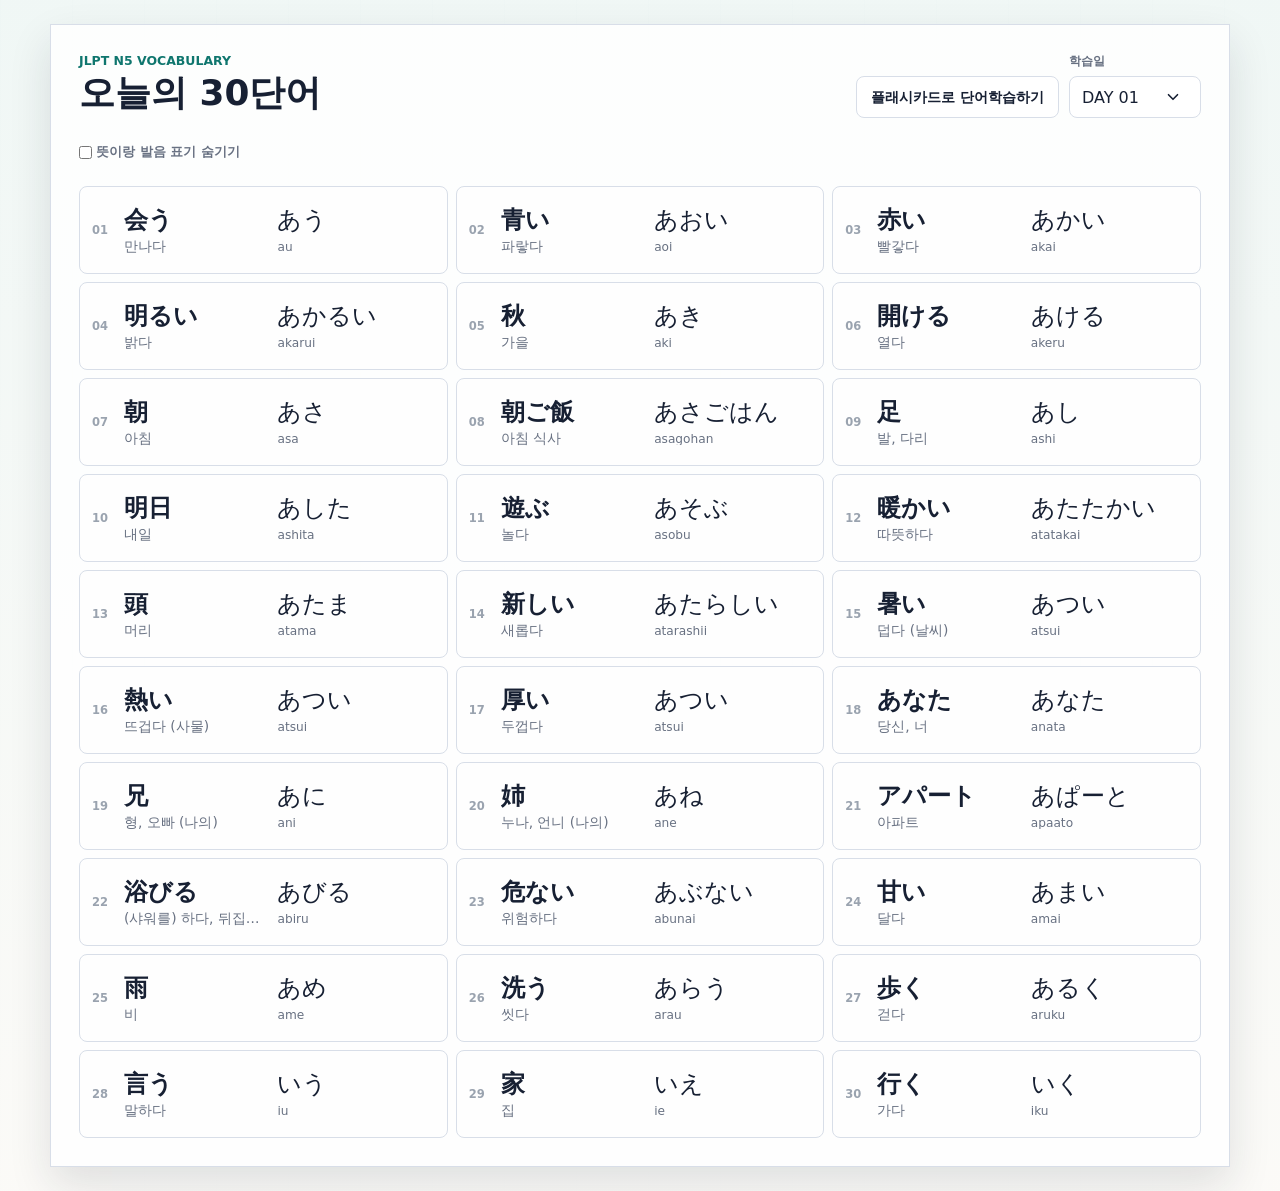
<file: index.html>
<!doctype html>
<html lang="ko">
  <head>
    <meta charset="utf-8">
    <meta name="viewport" content="width=device-width, initial-scale=1">
    <title>JLPT N5 오늘의 30단어</title>
    <link rel="stylesheet" href="styles.css?v=13">
  </head>
  <body data-page="home">
    <main class="home-shell">
      <section class="home-panel" aria-label="오늘의 단어 목록">
        <header class="home-header">
          <div>
            <p class="eyebrow">JLPT N5 Vocabulary</p>
            <h1>오늘의 30단어</h1>
          </div>
          <div class="home-controls">
            <a id="studyLink" class="back-link" href="flashcards.html?day=1">플래시카드로 단어학습하기</a>
            <div class="day-picker">
              <label for="daySelect">학습일</label>
              <select id="daySelect" aria-label="학습일 선택"></select>
            </div>
          </div>
        </header>

        <div class="list-controls" aria-label="단어 목록 보기 설정">
          <label class="detail-toggle">
            <input id="hideDetailsToggle" type="checkbox">
            <span>뜻이랑 발음 표기 숨기기</span>
          </label>
        </div>

        <ol class="word-list word-grid" id="wordList"></ol>
      </section>
    </main>

    <script src="app.js?v=11"></script>
  </body>
</html>
</file>
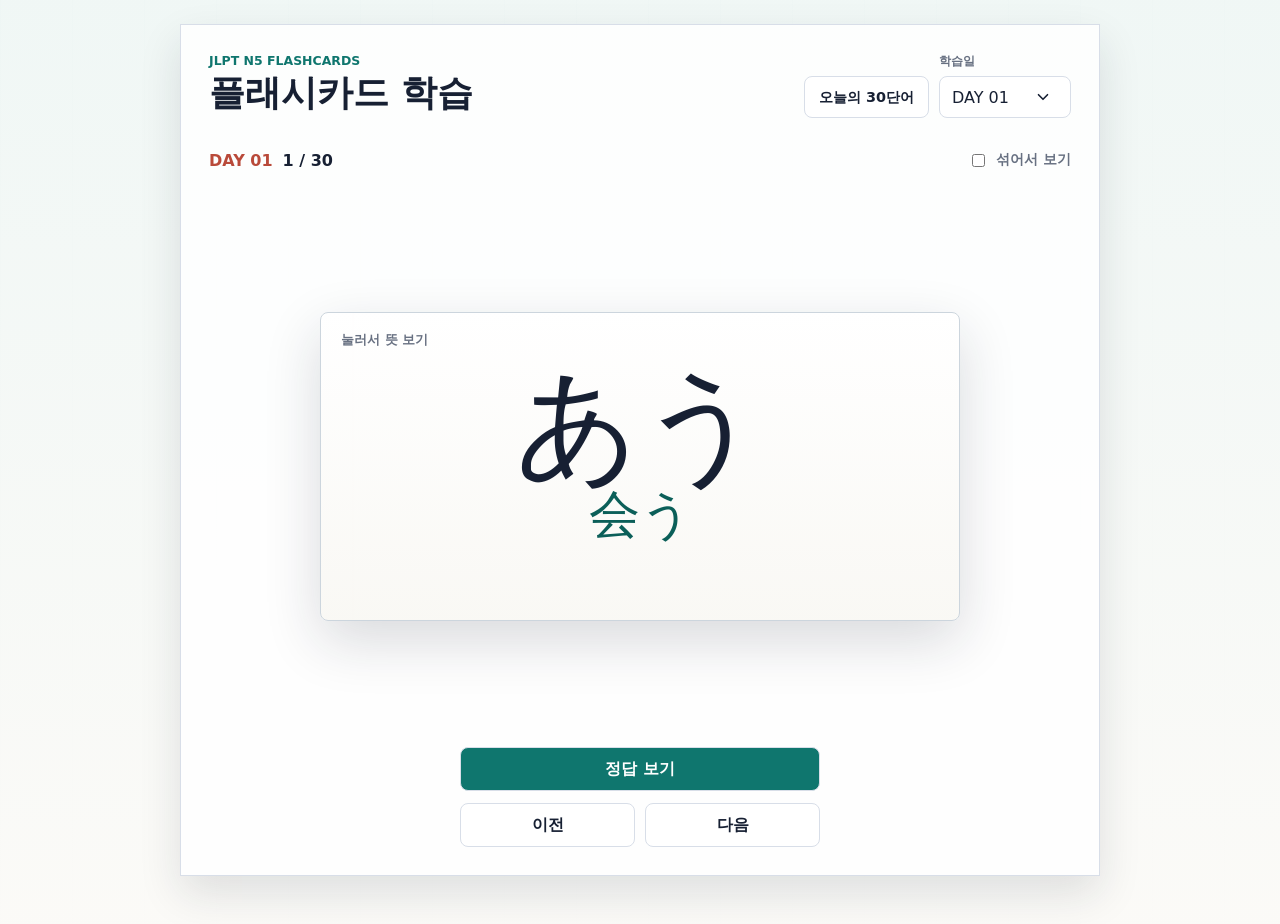
<file: flashcards.html>
<!doctype html>
<html lang="ko">
  <head>
    <meta charset="utf-8">
    <meta name="viewport" content="width=device-width, initial-scale=1">
    <title>JLPT N5 플래시카드 학습</title>
    <link rel="stylesheet" href="styles.css?v=13">
  </head>
  <body data-page="flashcards">
    <main class="study-shell">
      <section class="study-panel" aria-label="플래시카드 학습">
        <header class="topbar">
          <div>
            <p class="eyebrow">JLPT N5 Flashcards</p>
            <h1>플래시카드 학습</h1>
          </div>
          <div class="study-nav">
            <a class="back-link" href="index.html">오늘의 30단어</a>
            <div class="day-picker">
              <label for="daySelect">학습일</label>
              <select id="daySelect" aria-label="학습일 선택"></select>
            </div>
          </div>
        </header>

        <div class="progress-strip">
          <div>
            <span id="dayTitle">DAY 01</span>
            <strong id="cardCounter">1 / 30</strong>
          </div>
          <label class="shuffle-control">
            <input id="shuffleToggle" type="checkbox">
            <span>섞어서 보기</span>
          </label>
        </div>

        <section class="card-stage">
          <button id="flashcard" class="flashcard" type="button" aria-label="카드 뒤집기">
            <span class="card-label" id="cardHint">눌러서 뜻 보기</span>
            <span class="kana" id="kanaText">読み込み</span>
            <span class="kanji" id="kanjiText">데이터를 불러오는 중</span>
            <span class="meaning" id="meaningText">잠시만 기다려 주세요</span>
          </button>
        </section>

        <div class="primary-actions" aria-label="학습 조작">
          <button id="revealBtn" type="button" class="accent">정답 보기</button>
          <div class="nav-actions">
            <button id="prevBtn" type="button" class="ghost">이전</button>
            <button id="nextBtn" type="button" class="ghost">다음</button>
          </div>
        </div>
      </section>
    </main>

    <script src="app.js?v=11"></script>
  </body>
</html>
</file>
<file: styles.css>
:root {
  color-scheme: light;
  --ink: #172033;
  --muted: #687182;
  --line: #d8dee8;
  --paper: #fbfaf7;
  --panel: #ffffff;
  --accent: #0f766e;
  --accent-strong: #0b5f59;
  --tomato: #b94a3a;
  --gold: #c08a21;
  --wash: #eef6f4;
  --shadow: 0 18px 40px rgba(23, 32, 51, 0.12);
  font-family: Inter, ui-sans-serif, system-ui, -apple-system, BlinkMacSystemFont, "Apple SD Gothic Neo", "Noto Sans KR", sans-serif;
}

* {
  box-sizing: border-box;
}

body {
  margin: 0;
  min-height: 100vh;
  background:
    linear-gradient(180deg, rgba(238, 246, 244, 0.88), rgba(251, 250, 247, 0.96)),
    repeating-linear-gradient(90deg, rgba(15, 118, 110, 0.05) 0 1px, transparent 1px 72px);
  color: var(--ink);
}

button,
input,
select {
  font: inherit;
}

button {
  cursor: pointer;
}

.home-shell,
.study-shell {
  display: grid;
  width: min(1180px, calc(100vw - 32px));
  min-height: calc(100vh - 48px);
  margin: 24px auto;
}

.home-shell {
  align-items: start;
}

.study-shell {
  width: min(920px, calc(100vw - 32px));
}

.home-panel,
.study-panel,
.list-panel {
  background: rgba(255, 255, 255, 0.86);
  border: 1px solid var(--line);
  box-shadow: var(--shadow);
}

.home-panel {
  display: grid;
  gap: 18px;
  padding: 28px;
}

.study-panel {
  display: flex;
  flex-direction: column;
  min-height: calc(100vh - 48px);
  padding: 28px;
}

.list-panel {
  display: flex;
  flex-direction: column;
  max-height: calc(100vh - 48px);
  overflow: hidden;
}

.topbar,
.home-header {
  display: flex;
  align-items: start;
  justify-content: space-between;
  gap: 20px;
}

.home-header {
  padding-bottom: 0;
}

.eyebrow {
  margin: 0 0 6px;
  color: var(--accent);
  font-size: 0.78rem;
  font-weight: 800;
  letter-spacing: 0;
  text-transform: uppercase;
}

h1,
h2,
p {
  margin: 0;
}

h1 {
  font-size: clamp(1.8rem, 2.8vw, 3.1rem);
  line-height: 1.05;
  letter-spacing: 0;
}

h2 {
  font-size: 1rem;
}

.day-picker {
  display: grid;
  gap: 6px;
  min-width: 132px;
}

.home-controls,
.study-nav {
  display: flex;
  align-items: end;
  justify-content: flex-end;
  gap: 10px;
}

label {
  color: var(--muted);
  font-size: 0.78rem;
  font-weight: 700;
}

select,
input[type="search"] {
  min-height: 42px;
  border: 1px solid var(--line);
  border-radius: 8px;
  background: #fff;
  color: var(--ink);
  padding: 0 12px;
}

select {
  appearance: none;
  background-image: url("data:image/svg+xml,%3Csvg width='18' height='18' viewBox='0 0 24 24' fill='none' xmlns='http://www.w3.org/2000/svg'%3E%3Cpath d='M6 9L12 15L18 9' stroke='%23172033' stroke-width='2.2' stroke-linecap='round' stroke-linejoin='round'/%3E%3C/svg%3E");
  background-position: right 18px center;
  background-repeat: no-repeat;
  background-size: 18px 18px;
  padding-right: 50px;
}

.study-link,
.back-link {
  display: inline-flex;
  min-height: 42px;
  align-items: center;
  justify-content: center;
  border-radius: 8px;
  border: 1px solid var(--accent);
  padding: 0 14px;
  background: var(--accent);
  color: #fff;
  font-size: 0.9rem;
  font-weight: 900;
  text-decoration: none;
  white-space: nowrap;
}

.back-link {
  border-color: var(--line);
  background: #fff;
  color: var(--ink);
}

.progress-strip {
  display: grid;
  grid-template-columns: 1fr auto;
  align-items: center;
  gap: 16px;
  margin: 26px 0;
  color: var(--muted);
}

.progress-strip > div:first-child {
  display: flex;
  align-items: baseline;
  gap: 10px;
  color: var(--ink);
}

#dayTitle {
  color: var(--tomato);
  font-weight: 900;
}

.shuffle-control {
  display: inline-flex;
  align-items: center;
  justify-content: flex-end;
  gap: 8px;
  min-height: 32px;
  color: var(--muted);
  font-size: 0.86rem;
  font-weight: 800;
}

.card-stage {
  display: grid;
  flex: 1;
  min-height: 320px;
  place-items: center;
  padding: 8px 0 24px;
}

.flashcard {
  display: grid;
  position: relative;
  width: min(640px, 100%);
  min-height: 300px;
  place-items: center;
  padding: 52px 44px 44px;
  border: 1px solid #ccd5dd;
  border-radius: 8px;
  background:
    linear-gradient(180deg, rgba(255, 255, 255, 0.96), rgba(249, 248, 244, 0.96)),
    linear-gradient(90deg, transparent 31px, rgba(185, 74, 58, 0.16) 32px, transparent 33px);
  color: var(--ink);
  box-shadow: 0 20px 56px rgba(23, 32, 51, 0.16);
  text-align: center;
  transition: transform 160ms ease, border-color 160ms ease;
}

.flashcard:hover {
  transform: translateY(-2px);
  border-color: rgba(15, 118, 110, 0.45);
}

.card-label {
  position: absolute;
  top: 18px;
  left: 20px;
  color: var(--muted);
  font-size: 0.82rem;
  font-weight: 800;
}

.kana {
  align-self: end;
  overflow-wrap: anywhere;
  color: var(--ink);
  font-family: "Hiragino Sans", "Yu Gothic", "Noto Sans JP", sans-serif;
  font-size: clamp(4rem, 11vw, 7.6rem);
  font-weight: 500;
  line-height: 1;
  letter-spacing: 0;
}

.meaning {
  opacity: 0;
  transform: translateY(8px);
  transition: opacity 150ms ease, transform 150ms ease;
}

.kanji {
  color: var(--accent-strong);
  overflow-wrap: anywhere;
  font-family: "Hiragino Sans", "Yu Gothic", "Noto Sans JP", sans-serif;
  font-size: clamp(1.8rem, 4vw, 3.2rem);
  font-weight: 500;
  line-height: 1.08;
}

.meaning {
  align-self: start;
  max-width: 92%;
  color: var(--ink);
  font-size: clamp(1.1rem, 2vw, 1.55rem);
  font-weight: 800;
  line-height: 1.35;
}

.flashcard.is-revealed .meaning {
  opacity: 1;
  transform: translateY(0);
}

.primary-actions {
  display: flex;
  flex-direction: column;
  align-items: center;
  justify-content: center;
  gap: 12px;
}

.primary-actions {
  margin-top: auto;
}

.nav-actions {
  display: grid;
  grid-template-columns: repeat(2, minmax(130px, 1fr));
  gap: 10px;
  width: min(360px, 100%);
}

.primary-actions button,
.word-list-header button {
  min-height: 44px;
  border-radius: 8px;
  border: 1px solid var(--line);
  padding: 0 16px;
  font-weight: 800;
}

.primary-actions > button {
  width: min(360px, 100%);
}

.solid {
  background: var(--ink);
  color: #fff;
}

.accent {
  border-color: var(--accent);
  background: var(--accent);
  color: #fff;
}

.ghost {
  background: #fff;
  color: var(--ink);
}

.word-list-header {
  display: flex;
  align-items: center;
  justify-content: space-between;
  gap: 12px;
  padding: 16px 20px;
  border-top: 1px solid var(--line);
  border-bottom: 1px solid var(--line);
  background: #f5f7f8;
}

.word-list-header button {
  min-height: 34px;
  padding: 0 10px;
  border: 1px solid var(--line);
  border-radius: 8px;
  background: #fff;
  color: var(--muted);
  font-size: 0.78rem;
  font-weight: 900;
}

.list-controls {
  display: flex;
  justify-content: flex-start;
}

.detail-toggle {
  display: inline-flex;
  align-items: center;
  gap: 4px;
  min-height: 32px;
  color: var(--muted);
  font-size: 0.82rem;
  font-weight: 700;
}

.detail-toggle input {
  margin: 0;
}

.word-list {
  display: grid;
  gap: 8px;
  margin: 0;
  padding: 0;
  overflow: auto;
}

.word-grid {
  grid-template-columns: repeat(3, minmax(0, 1fr));
  overflow: visible;
}

.word-list li {
  list-style: none;
}

.word-list button {
  display: grid;
  grid-template-columns: 24px minmax(0, 1fr);
  gap: 12px;
  width: 100%;
  min-height: 88px;
  align-items: center;
  border: 1px solid var(--line);
  border-radius: 8px;
  background: rgba(255, 255, 255, 0.74);
  padding: 12px 12px 12px 8px;
  text-align: left;
}

.word-list button:hover,
.word-list button:focus-visible {
  border-color: rgba(15, 118, 110, 0.28);
  background: var(--wash);
}

.list-no {
  color: #9aa3af;
  font-size: 0.72rem;
  font-weight: 600;
  text-align: center;
}

.list-entry {
  display: grid;
  gap: 2px;
  min-width: 0;
}

.list-row {
  display: grid;
  grid-template-columns: minmax(92px, 0.9fr) minmax(124px, 1fr);
  gap: 12px;
  align-items: baseline;
  min-width: 0;
}

.list-kana {
  display: block;
  overflow: hidden;
  text-overflow: ellipsis;
  white-space: nowrap;
  color: var(--ink);
  font-family: "Hiragino Sans", "Yu Gothic", "Noto Sans JP", sans-serif;
  font-size: 24px;
  font-weight: 500;
  line-height: 1.12;
}

.list-romaji {
  display: block;
  overflow: hidden;
  color: var(--muted);
  font-size: 0.76rem;
  font-weight: 400;
  line-height: 1;
  text-overflow: ellipsis;
  white-space: nowrap;
}

.list-word,
.list-meaning {
  display: block;
  overflow: hidden;
  text-overflow: ellipsis;
  white-space: nowrap;
  color: var(--muted);
  font-size: 0.86rem;
}

.list-word {
  color: var(--ink);
  font-family: "Hiragino Sans", "Yu Gothic", "Noto Sans JP", sans-serif;
  font-size: 24px;
  font-weight: 600;
}

.word-list.is-detail-hidden .list-translation {
  display: none;
}

@media (max-width: 940px) {
  .home-shell,
  .study-shell {
    width: min(720px, calc(100vw - 24px));
    margin: 12px auto;
  }

  .home-header,
  .topbar,
  .home-controls,
  .study-nav {
    flex-direction: column;
    align-items: stretch;
  }

  .word-grid {
    grid-template-columns: repeat(2, minmax(0, 1fr));
  }

}

@media (max-width: 620px) {
  .home-panel,
  .study-panel {
    padding: 18px;
  }

  .progress-strip {
    display: grid;
    gap: 10px;
    margin: 18px 0;
  }

  .card-stage {
    min-height: 360px;
  }

  .flashcard {
    min-height: 310px;
    padding: 48px 24px 32px;
  }

  .word-grid {
    grid-template-columns: 1fr;
  }

  .word-list button {
    grid-template-columns: 22px minmax(0, 1fr);
    min-height: 88px;
  }

  .list-row {
    grid-template-columns: minmax(82px, 0.82fr) minmax(104px, 1fr);
  }
}
</file>
